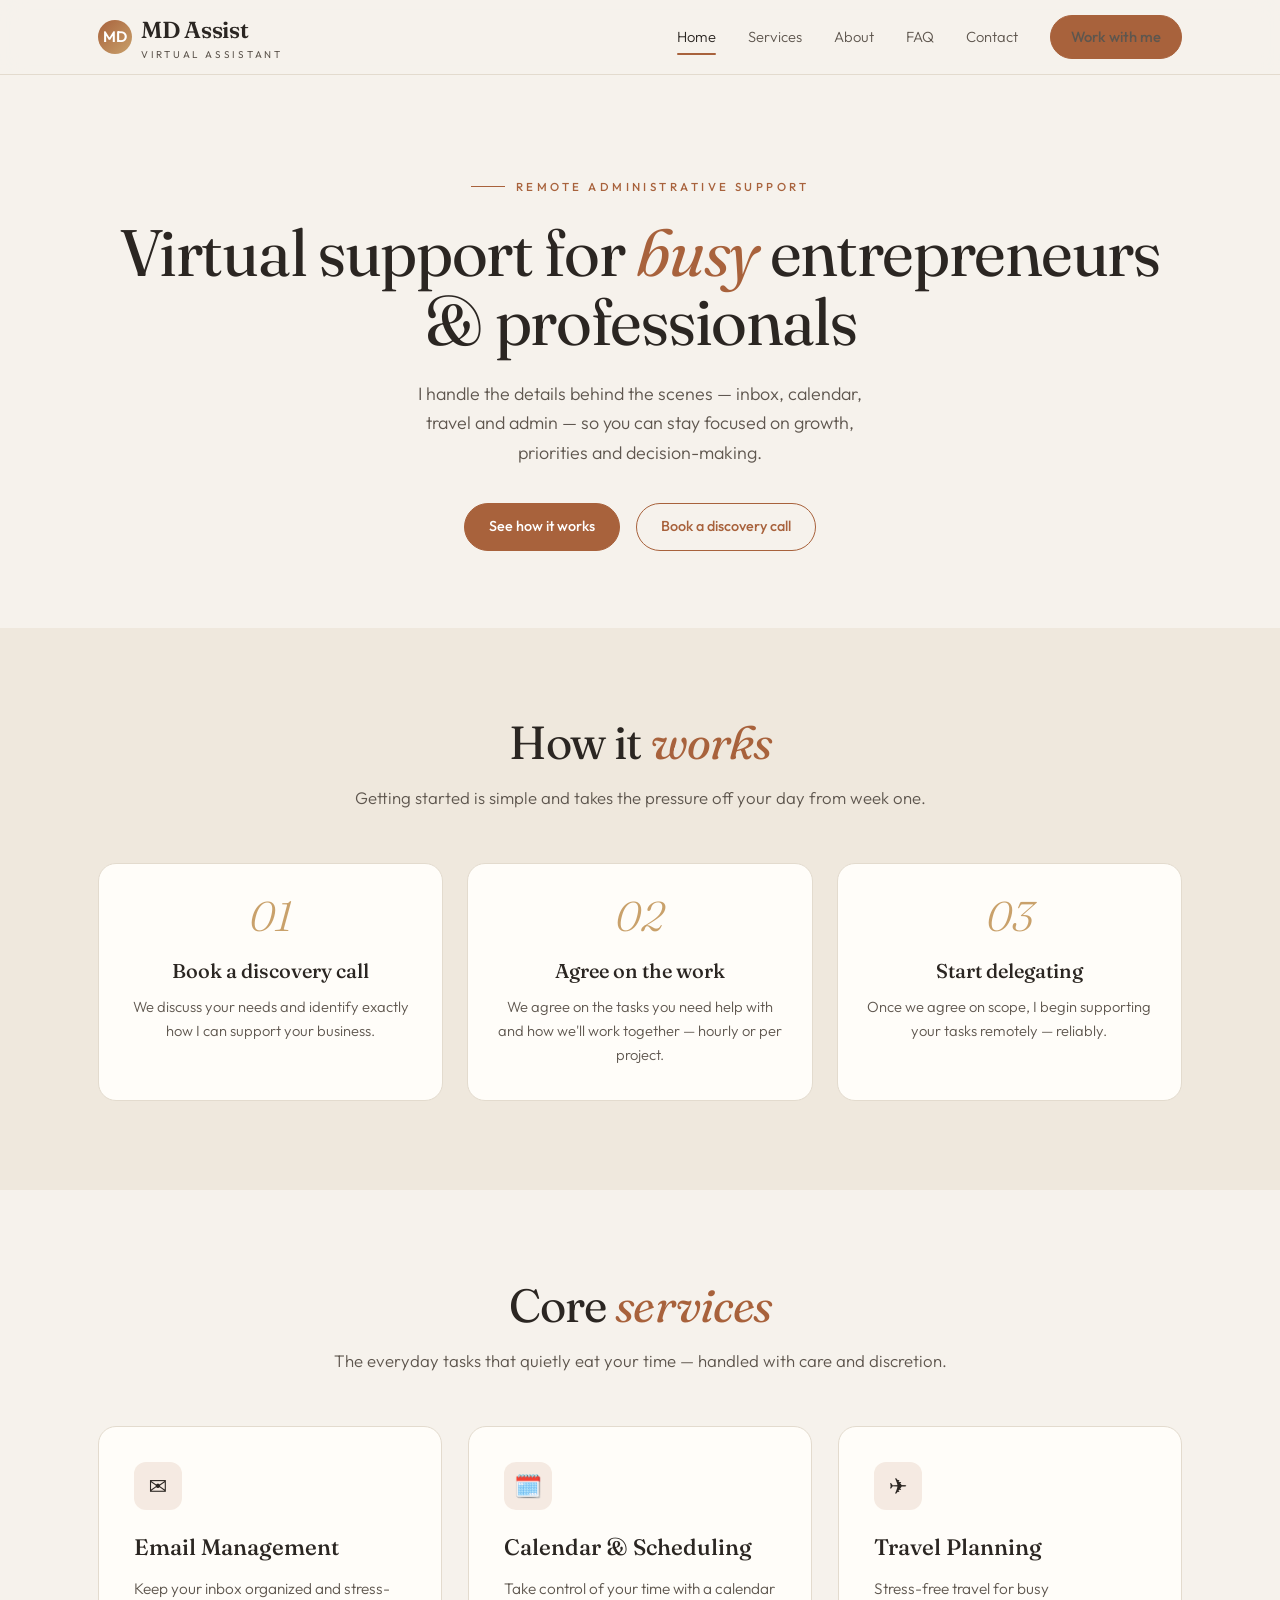
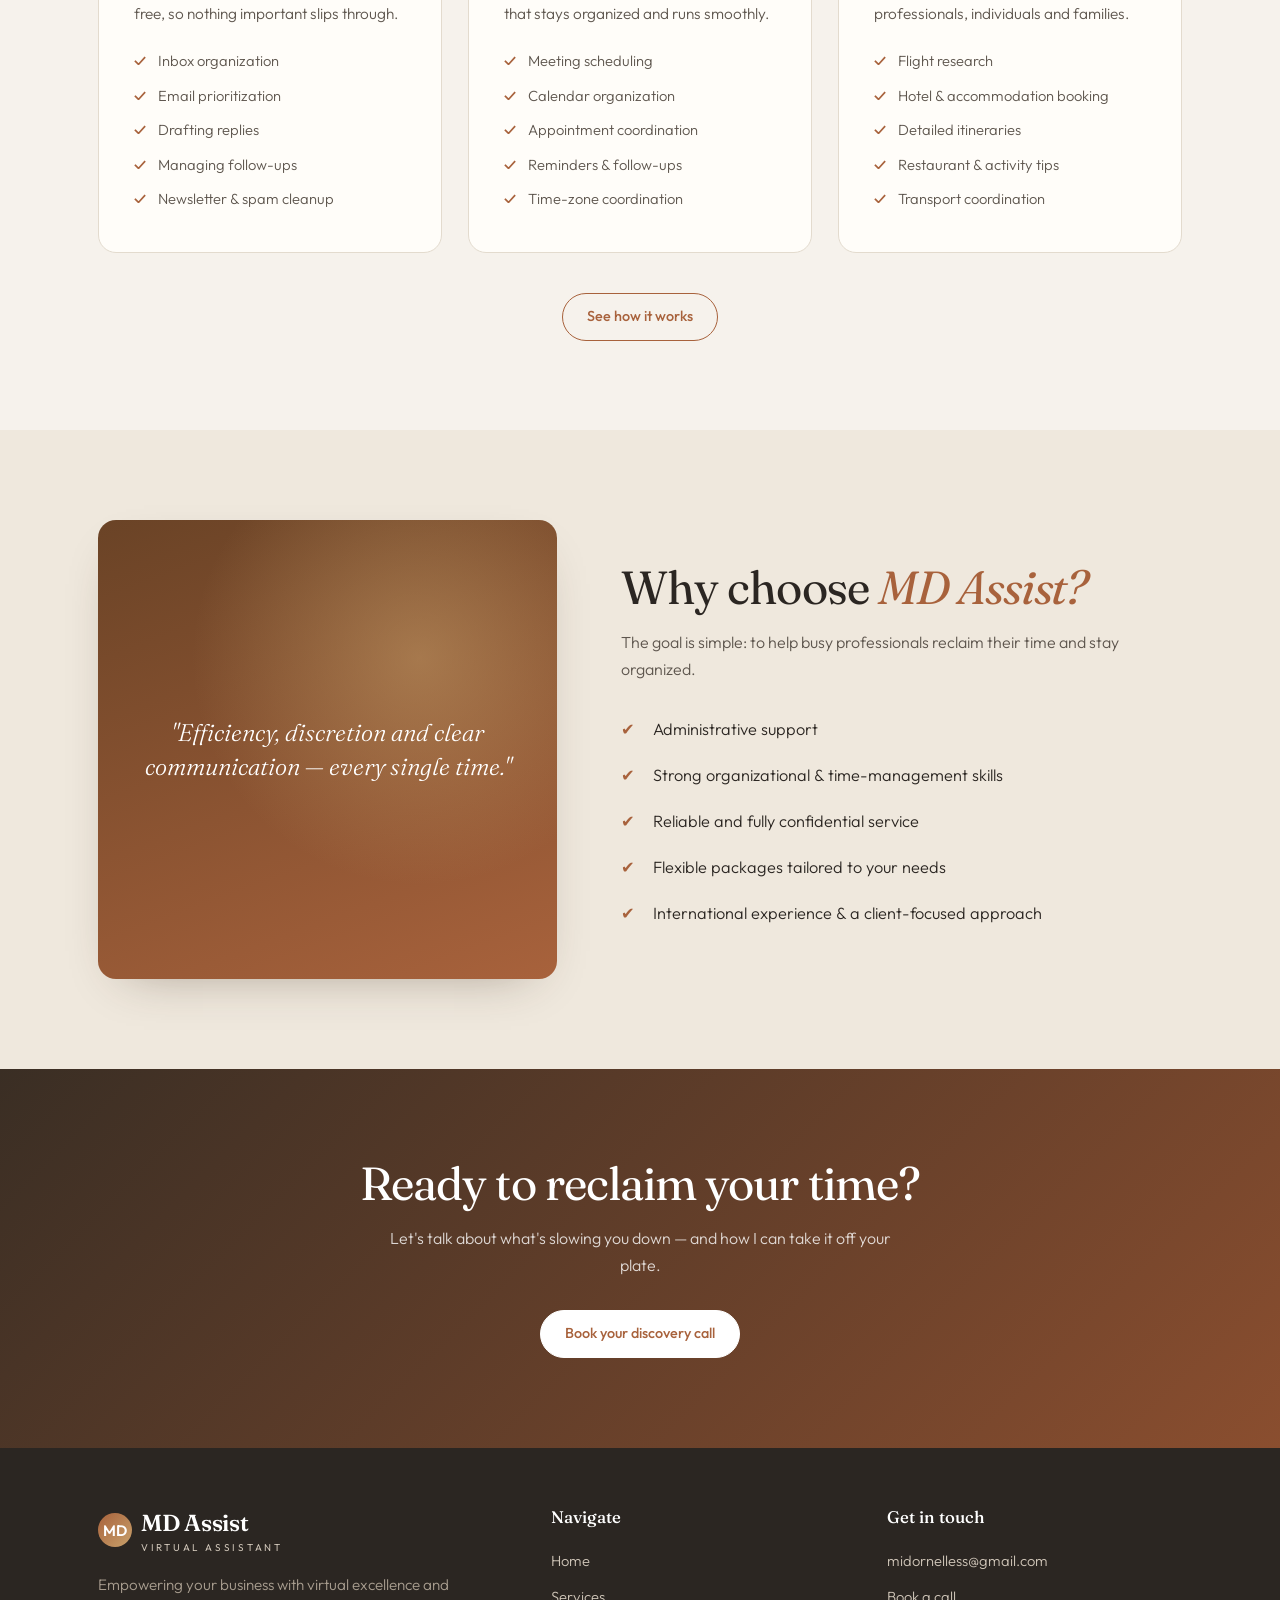
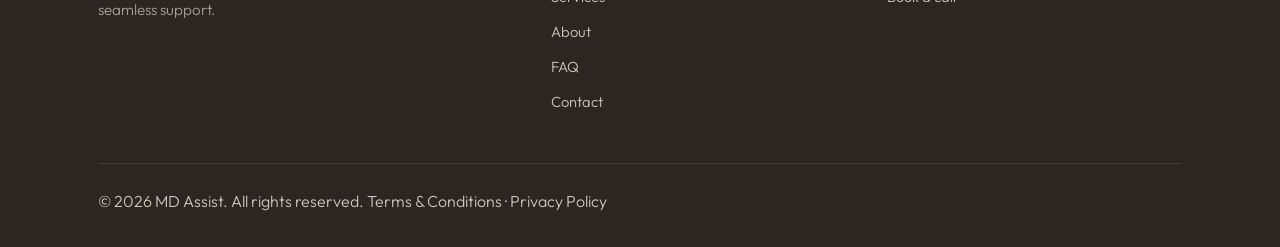
<file: index.html>
<!DOCTYPE html>
<html lang="en">
<head>
<meta charset="UTF-8">
<meta name="viewport" content="width=device-width, initial-scale=1">
<title> MD Assist — Virtual Assistant for Busy Professionals</title>
<meta name="description" content="Professional remote administrative support. Email and calendar management, travel planning, transcription and more — so you can focus on growth.">
<link rel="stylesheet" href="style.css">
</head>
<body>

<header class="site">
  <div class="wrap nav">
    <a href="index.html" class="brand">
      <span class="mark">MD</span>
      <span>MD Assist<small>Virtual Assistant</small></span>
    </a>
    <nav class="links">
      <a href="index.html" class="active">Home</a>
      <a href="services.html">Services</a>
      <a href="about.html">About</a>
      <a href="faq.html">FAQ</a>
      <a href="contact.html">Contact</a>
      <a href="contact.html" class="btn btn-solid">Work with me</a>
    </nav>
    <button class="burger" aria-label="Menu"><span></span><span></span><span></span></button>
  </div>
</header>

<!-- HERO -->
<section class="hero">
  <div class="wrap">
    <div class="reveal">
      <p class="eyebrow">Remote Administrative Support</p>
      <h1>Virtual support for <em>busy</em> entrepreneurs &amp; professionals</h1>
      <p class="lead">I handle the details behind the scenes — inbox, calendar, travel and admin — so you can stay focused on growth, priorities and decision-making.</p>
      <div class="hero-cta">
        <a href="services.html#how-it-works" class="btn btn-solid">See how it works</a>
        <a href="contact.html" class="btn btn-ghost">Book a discovery call</a>
      </div>
    </div>
  </div>
</section>

<!-- HOW IT WORKS -->
<section class="alt">
  <div class="wrap">
    <div class="sec-head center reveal">
      <h2>How it <em>works</em></h2>
      <p>Getting started is simple and takes the pressure off your day from week one.</p>
    </div>
    <div class="steps">
      <div class="step reveal"><div class="num">01</div><h3>Book a discovery call</h3><p>We discuss your needs and identify exactly how I can support your business.</p></div>
      <div class="step reveal"><div class="num">02</div><h3>Agree on the work</h3><p>We agree on the tasks you need help with and how we'll work together — hourly or per project.</p></div>
      <div class="step reveal"><div class="num">03</div><h3>Start delegating</h3><p>Once we agree on scope, I begin supporting your tasks remotely — reliably.</p></div>
    </div>
  </div>
</section>

<!-- SERVICES PREVIEW -->
<section>
  <div class="wrap">
    <div class="sec-head center reveal">
      <h2>Core <em>services</em></h2>
      <p>The everyday tasks that quietly eat your time — handled with care and discretion.</p>
    </div>
    <div class="svc-grid">
      <div class="svc reveal">
        <div class="ico">✉️</div>
        <h3>Email Management</h3>
        <p class="desc">Keep your inbox organized and stress-free, so nothing important slips through.</p>
        <ul><li>Inbox organization</li><li>Email prioritization</li><li>Drafting replies</li><li>Managing follow-ups</li><li>Newsletter &amp; spam cleanup</li></ul>
      </div>
      <div class="svc reveal">
        <div class="ico">🗓️</div>
        <h3>Calendar &amp; Scheduling</h3>
        <p class="desc">Take control of your time with a calendar that stays organized and runs smoothly.</p>
        <ul><li>Meeting scheduling</li><li>Calendar organization</li><li>Appointment coordination</li><li>Reminders &amp; follow-ups</li><li>Time-zone coordination</li></ul>
      </div>
      <div class="svc reveal">
        <div class="ico">✈️</div>
        <h3>Travel Planning</h3>
        <p class="desc">Stress-free travel for busy professionals, individuals and families.</p>
        <ul><li>Flight research</li><li>Hotel &amp; accommodation booking</li><li>Detailed itineraries</li><li>Restaurant &amp; activity tips</li><li>Transport coordination</li></ul>
      </div>
    </div>
    <div style="text-align:center;margin-top:2.5rem" class="reveal">
      <a href="services.html" class="btn btn-ghost">See how it works</a>
    </div>
  </div>
</section>

<!-- WHY CHOOSE -->
<section class="alt">
  <div class="wrap why-grid">
    <div class="why-visual reveal">
      <p class="quote">"Efficiency, discretion and clear communication — every single time."</p>
    </div>
    <div class="reveal">
      <h2>Why choose <em>MD Assist?</em></h2>
      <p style="color:var(--ink-soft)">The goal is simple: to help busy professionals reclaim their time and stay organized.</p>
      <ul class="checks">
        <li>Administrative support</li>
        <li>Strong organizational &amp; time-management skills</li>
        <li>Reliable and fully confidential service</li>
        <li>Flexible packages tailored to your needs</li>
        <li>International experience &amp; a client-focused approach</li>
      </ul>
    </div>
  </div>
</section>

<!-- CTA -->
<section class="cta-band">
  <div class="wrap reveal">
    <h2>Ready to reclaim your time?</h2>
    <p>Let's talk about what's slowing you down — and how I can take it off your plate.</p>
    <a href="contact.html" class="btn btn-solid">Book your discovery call</a>
  </div>
</section>

<footer class="site">
  <div class="wrap">
    <div class="foot-grid">
      <div>
        <div class="brand"><span class="mark">MD</span><span>MD Assist<small>Virtual Assistant</small></span></div>
        <p class="tag">Empowering your business with virtual excellence and seamless support.</p>
      </div>
      <div><h5>Navigate</h5><ul>
        <li><a href="index.html">Home</a></li>
        <li><a href="services.html">Services</a></li>
        <li><a href="about.html">About</a></li>
        <li><a href="faq.html">FAQ</a></li>
        <li><a href="contact.html">Contact</a></li>
      </ul></div>
      <div><h5>Get in touch</h5><ul>
        <li><a href="mailto:midornelless@gmail.com">midornelless@gmail.com</a></li>
        <li><a href="contact.html">Book a call</a></li>
      </ul></div>
    </div>
    <div class="foot-bottom"></div>
      <span>© 2026 MD Assist. All rights reserved.</span>
      <span>Terms &amp; Conditions · Privacy Policy</span>
    </div>
  </div>
</footer>

<script src="main.js"></script>
</body>
</html>
</file>
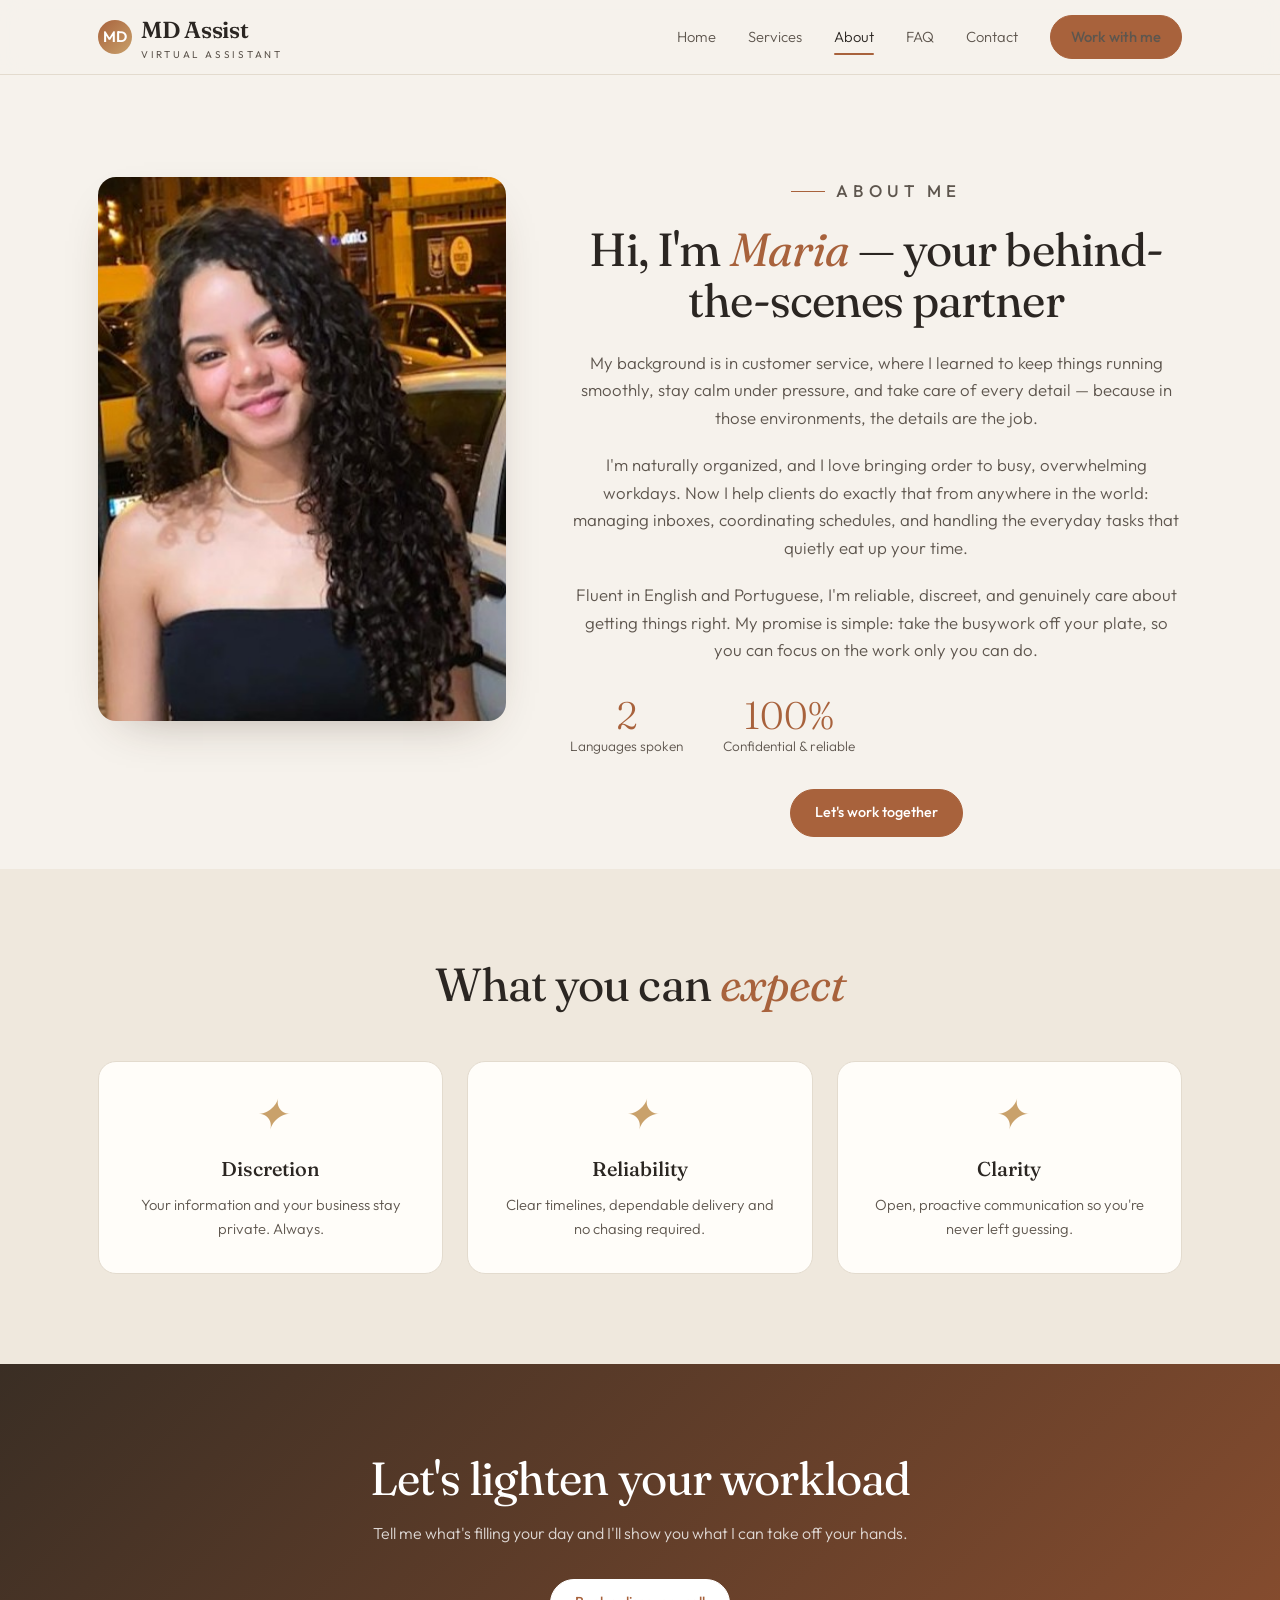
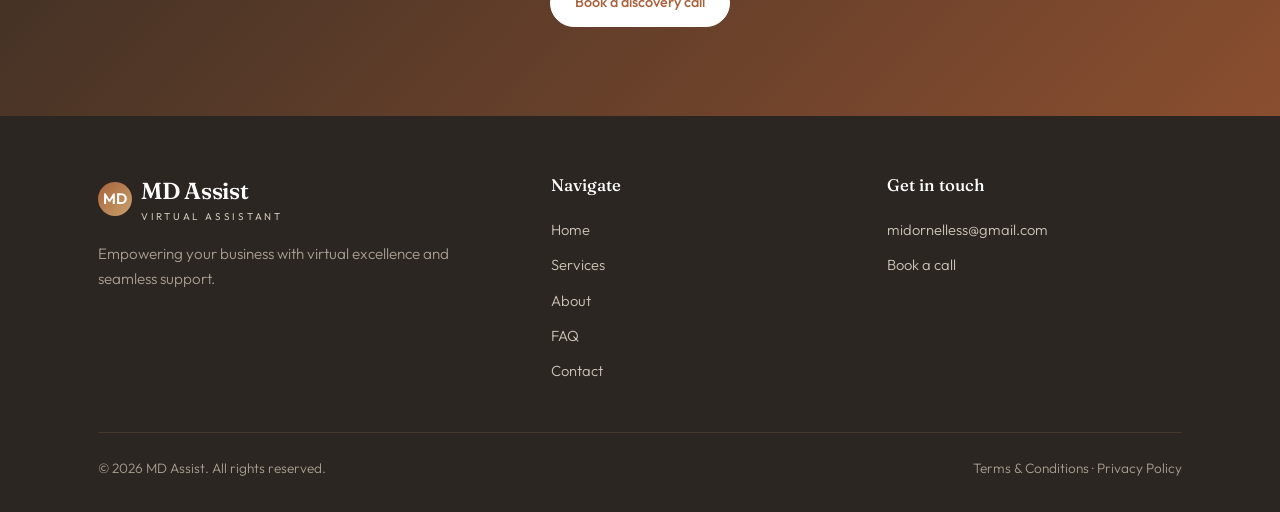
<file: about.html>
<!DOCTYPE html>
<html lang="en">
<head>
<meta charset="UTF-8">
<meta name="viewport" content="width=device-width, initial-scale=1">
<title>About — MD Assist</title>
<meta name="description" content="Meet the virtual assistant behind MD Assist — professional, detail-oriented administrative support with international experience.">
<link rel="stylesheet" href="style.css">
</head>
<body>

<header class="site">
  <div class="wrap nav">
    <a href="index.html" class="brand"><span class="mark">MD</span><span>MD Assist<small>Virtual Assistant</small></span></a>
    <nav class="links">
      <a href="index.html">Home</a>
      <a href="services.html">Services</a>
      <a href="about.html" class="active">About</a>
      <a href="faq.html">FAQ</a>
      <a href="contact.html">Contact</a>
      <a href="contact.html" class="btn btn-solid">Work with me</a>
    </nav>
    <button class="burger" aria-label="Menu"><span></span><span></span><span></span></button>
  </div>
</header>

<section class="hero" style="padding-bottom:2rem">
  <div class="wrap about-grid">
    <div class="about-visual reveal"><img src="maria.jpg.jpeg" alt="Maria" class="about-photo"></div>
    <div class="about-body reveal">
      <p class="eyebrow">About Me</p>
      <h2>Hi, I'm <em>Maria</em> — your behind-the-scenes partner</h2>
      <p>My background is in customer service, where I learned to keep things running smoothly, stay calm under pressure, and take care of every detail — because in those environments, the details are the job.</p>
      <p>I'm naturally organized, and I love bringing order to busy, overwhelming workdays. Now I help clients do exactly that from anywhere in the world: managing inboxes, coordinating schedules, and handling the everyday tasks that quietly eat up your time.
</p>
      <p>Fluent in English and Portuguese, I'm reliable, discreet, and genuinely care about getting things right.
My promise is simple: take the busywork off your plate, so you can focus on the work only you can do.</p>
      <div class="stats">
        <div class="stat"><div class="n">2</div><div class="l">Languages spoken</div></div>
        <div class="stat"><div class="n">100%</div><div class="l">Confidential &amp; reliable</div></div>
      </div>
      <a href="contact.html" class="btn btn-solid">Let's work together</a>
    </div>
  </div>
</section>

<section class="alt">
  <div class="wrap">
    <div class="sec-head center reveal"><h2>What you can <em>expect</em></h2></div>
    <div class="steps">
      <div class="step reveal"><div class="num">✦</div><h3>Discretion</h3><p>Your information and your business stay private. Always.</p></div>
      <div class="step reveal"><div class="num">✦</div><h3>Reliability</h3><p>Clear timelines, dependable delivery and no chasing required.</p></div>
      <div class="step reveal"><div class="num">✦</div><h3>Clarity</h3><p>Open, proactive communication so you're never left guessing.</p></div>
    </div>
  </div>
</section>

<section class="cta-band">
  <div class="wrap reveal">
    <h2>Let's lighten your workload</h2>
    <p>Tell me what's filling your day and I'll show you what I can take off your hands.</p>
    <a href="contact.html" class="btn btn-solid">Book a discovery call</a>
  </div>
</section>

<footer class="site">
  <div class="wrap">
    <div class="foot-grid">
      <div><div class="brand"><span class="mark">MD</span><span>MD Assist<small>Virtual Assistant</small></span></div><p class="tag">Empowering your business with virtual excellence and seamless support.</p></div>
      <div><h5>Navigate</h5><ul><li><a href="index.html">Home</a></li><li><a href="services.html">Services</a></li><li><a href="about.html">About</a></li><li><a href="faq.html">FAQ</a></li><li><a href="contact.html">Contact</a></li></ul></div>
      <div><h5>Get in touch</h5><ul><li><a href="mailto:midornelless@gmail.com">midornelless@gmail.com</a></li><li><a href="contact.html">Book a call</a></li></ul></div>
    </div>
    <div class="foot-bottom"><span>© 2026 MD Assist. All rights reserved.</span><span>Terms &amp; Conditions · Privacy Policy</span></div>
  </div>
</footer>

<script src="main.js"></script>
</body>
</html>
</file>
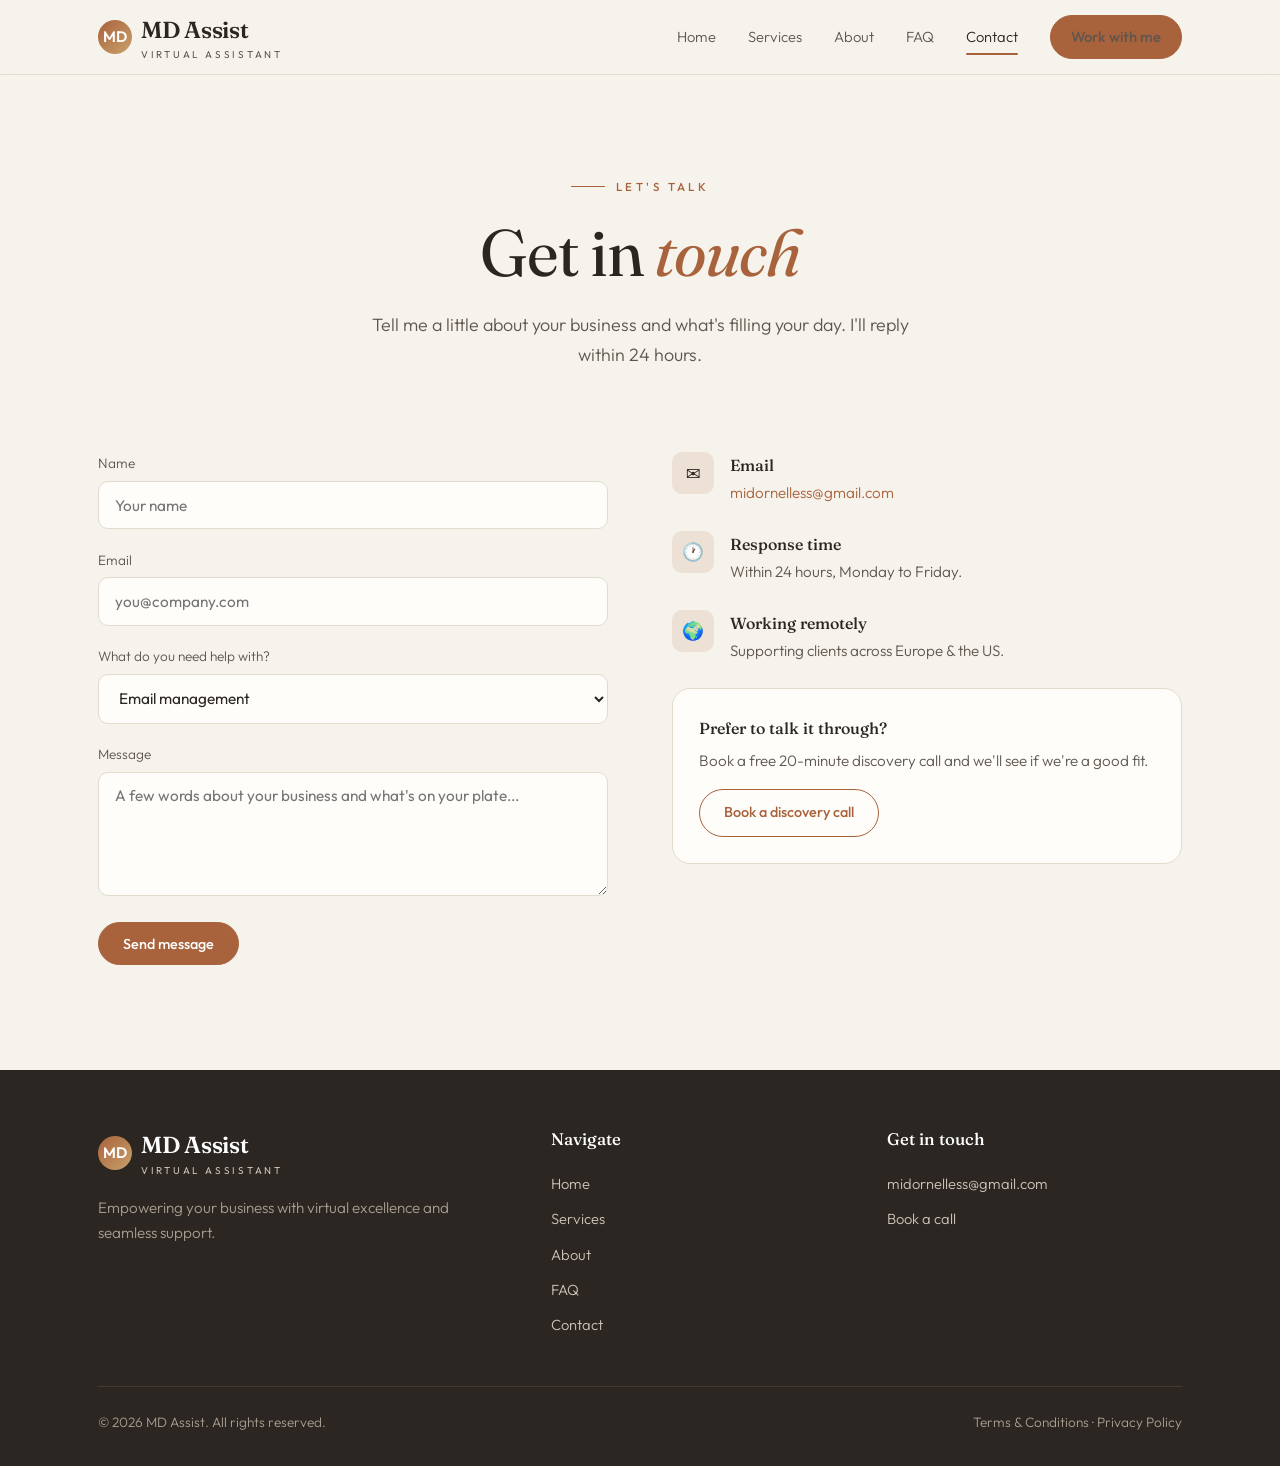
<file: contact.html>
<!DOCTYPE html>
<html lang="en">
<head>
<meta charset="UTF-8">
<meta name="viewport" content="width=device-width, initial-scale=1">
<title>Contact — MD Assist</title>
<meta name="description" content="Get in touch with MD Assist to book a free discovery call and start delegating your administrative tasks.">
<link rel="stylesheet" href="style.css">
</head>
<body>

<header class="site">
  <div class="wrap nav">
    <a href="index.html" class="brand"><span class="mark">MD</span><span>MD Assist<small>Virtual Assistant</small></span></a>
    <nav class="links">
      <a href="index.html">Home</a>
      <a href="services.html">Services</a>
      <a href="about.html">About</a>
      <a href="faq.html">FAQ</a>
      <a href="contact.html" class="active">Contact</a>
      <a href="contact.html" class="btn btn-solid">Work with me</a>
    </nav>
    <button class="burger" aria-label="Menu"><span></span><span></span><span></span></button>
  </div>
</header>

<section class="hero" style="padding-bottom:2rem">
  <div class="wrap reveal" style="max-width:46rem">
    <p class="eyebrow">Let's Talk</p>
    <h1>Get in <em>touch</em></h1>
    <p class="lead" style="max-width:36rem">Tell me a little about your business and what's filling your day. I'll reply within 24 hours.</p>
  </div>
</section>

<section style="padding-top:1rem">
  <div class="wrap contact-grid">
    <div class="reveal">
      <form id="contactForm" action="https://formspree.io/f/xqeoaplg" method="POST">
        <input type="hidden" name="_subject" value="New contact from MD Assist website">
        <div class="field"><label for="name">Name</label><input id="name" name="name" type="text" required placeholder="Your name"></div>
        <div class="field"><label for="email">Email</label><input id="email" name="email" type="email" required placeholder="you@company.com"></div>
        <div class="field"><label for="service">What do you need help with?</label>
          <select id="service" name="help-topic">
            <option>Email management</option>
            <option>Calendar &amp; scheduling</option>
            <option>Travel planning</option>
            <option>Content Writing</option>
            <option>Social Media Management</option>
            <option>Data Entry & Research</option>
            <option>Something else</option>
          </select>
        </div>
        <div class="field"><label for="msg">Message</label><textarea id="msg" name="message" rows="5" required placeholder="A few words about your business and what's on your plate..."></textarea></div>
        <button type="submit" class="btn btn-solid">Send message</button>
        <p id="formMsg" style="margin-top:1rem;color:var(--accent);font-size:.95rem"></p>
      </form>
    </div>
    <div class="contact-info reveal">
      <div class="item"><div class="ico">✉️</div><div><h4>Email</h4><p><a href="mailto:midornelless@gmail.com" style="color:var(--accent)">midornelless@gmail.com</a></p></div></div>
      <div class="item"><div class="ico">🕐</div><div><h4>Response time</h4><p>Within 24 hours, Monday to Friday.</p></div></div>
      <div class="item"><div class="ico">🌍</div><div><h4>Working remotely</h4><p>Supporting clients across Europe &amp; the US.</p></div></div>
      <div style="margin-top:1rem;padding:1.6rem;background:var(--bg-card);border:1px solid var(--line);border-radius:var(--radius)">
        <h4 style="font-family:var(--display);font-weight:500;margin-bottom:.4rem">Prefer to talk it through?</h4>
        <p style="color:var(--ink-soft);font-size:.95rem;margin-bottom:1rem">Book a free 20-minute discovery call and we'll see if we're a good fit.</p>
        <a href="mailto:midornelless@gmail.com?subject=Discovery%20Call" class="btn btn-ghost">Book a discovery call</a>
      </div>
    </div>
  </div>
</section>

<footer class="site">
  <div class="wrap">
    <div class="foot-grid">
      <div><div class="brand"><span class="mark">MD</span><span>MD Assist<small>Virtual Assistant</small></span></div><p class="tag">Empowering your business with virtual excellence and seamless support.</p></div>
      <div><h5>Navigate</h5><ul><li><a href="index.html">Home</a></li><li><a href="services.html">Services</a></li><li><a href="about.html">About</a></li><li><a href="faq.html">FAQ</a></li><li><a href="contact.html">Contact</a></li></ul></div>
      <div><h5>Get in touch</h5><ul><li><a href="mailto:midornelless@gmail.com">midornelless@gmail.com</a></li><li><a href="contact.html">Book a call</a></li></ul></div>
    </div>
    <div class="foot-bottom"><span>© 2026 MD Assist. All rights reserved.</span><span>Terms &amp; Conditions · Privacy Policy</span></div>
  </div>
</footer>

<script src="main.js"></script>
</body>
</html>
</file>
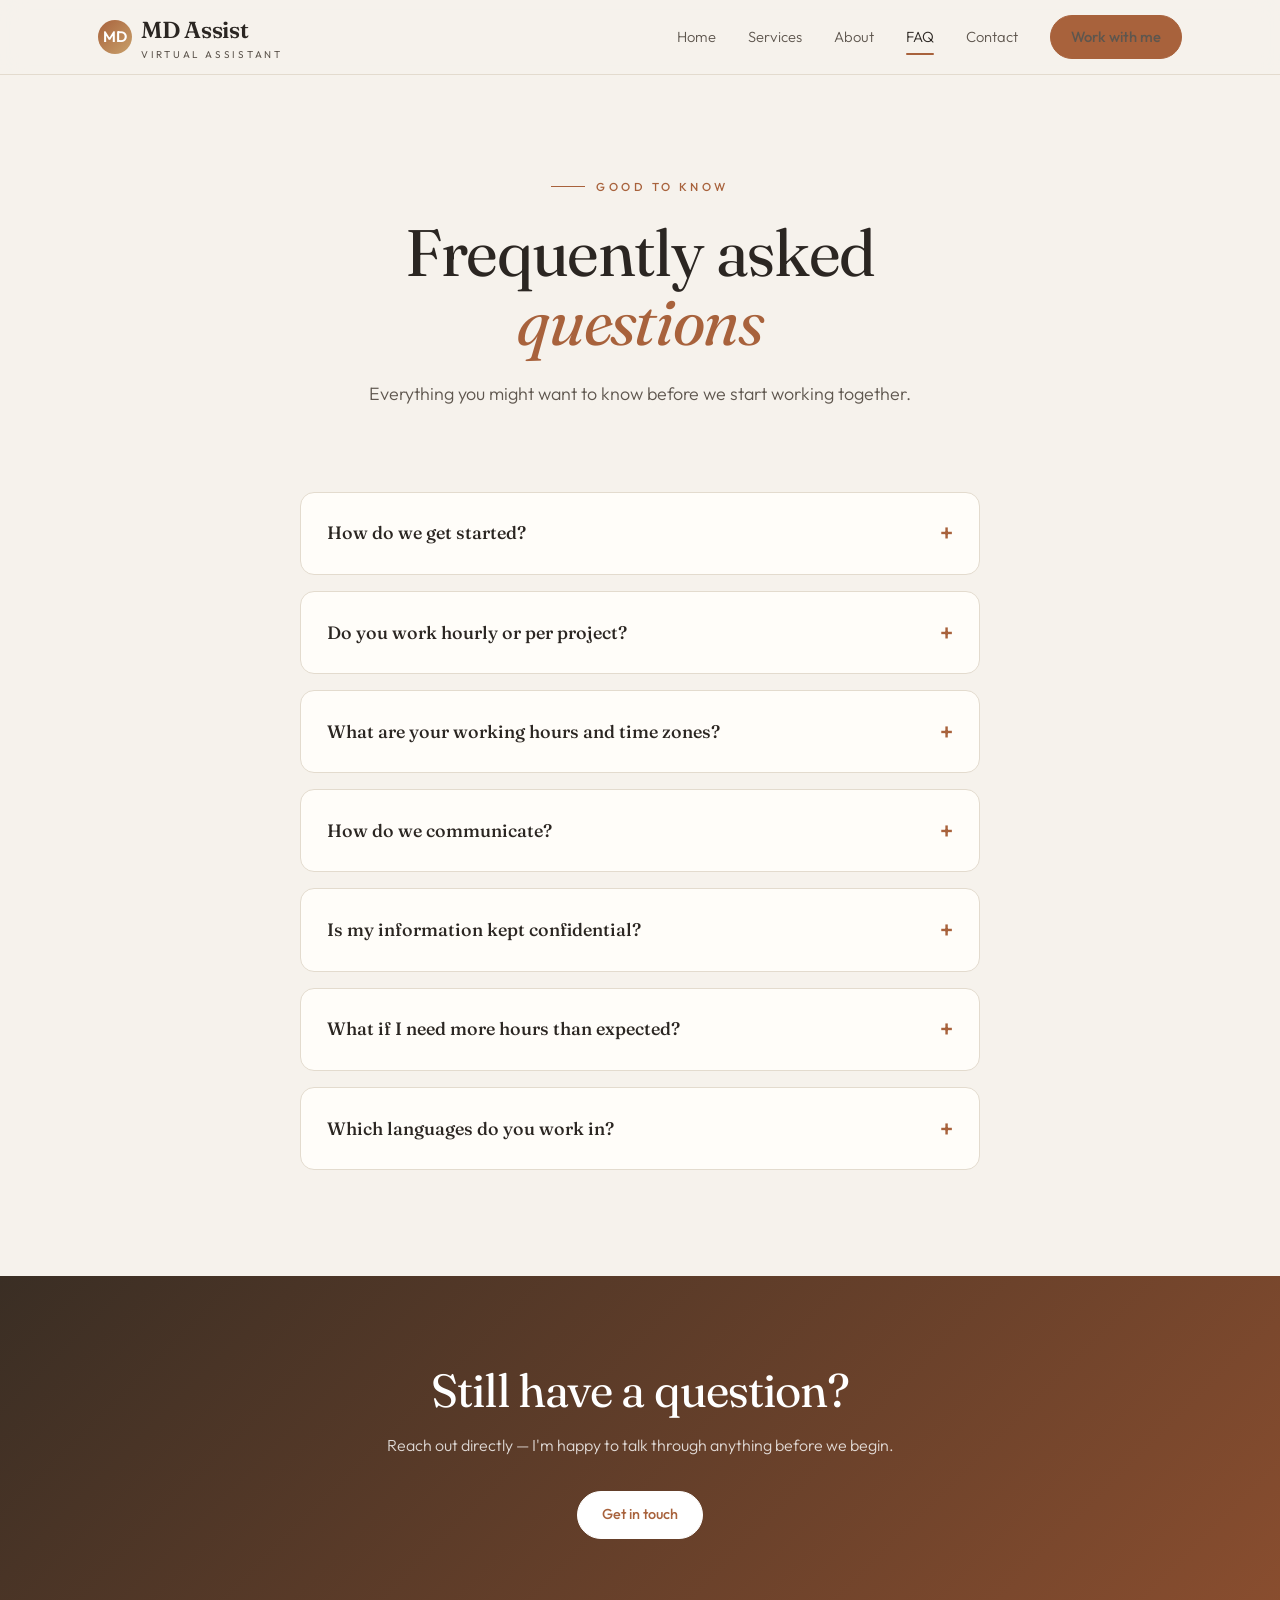
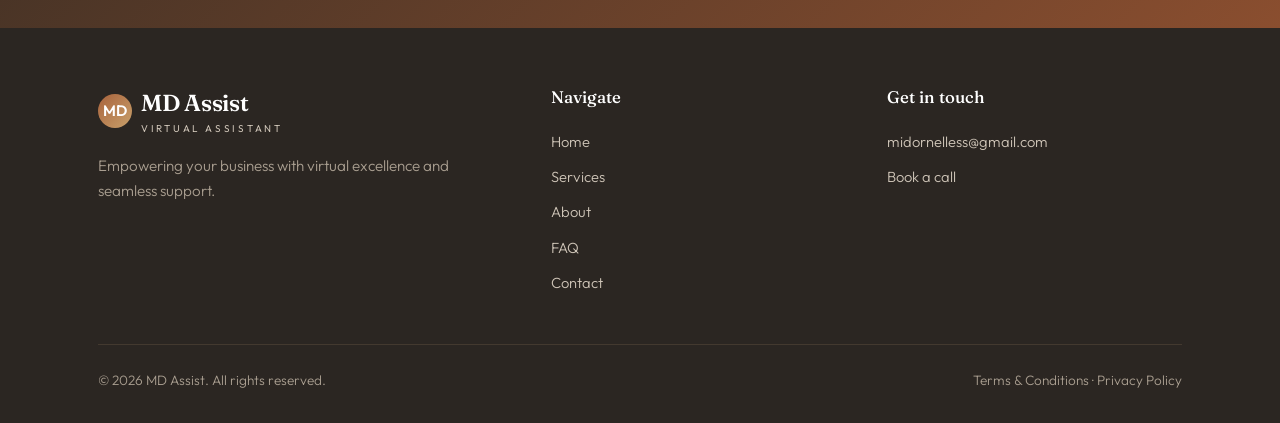
<file: faq.html>
<!DOCTYPE html>
<html lang="en">
<head>
<meta charset="UTF-8">
<meta name="viewport" content="width=device-width, initial-scale=1">
<title>FAQ — MD Assist</title>
<meta name="description" content="Frequently asked questions about working with a virtual assistant: pricing, hours, communication, confidentiality and getting started.">
<link rel="stylesheet" href="style.css">
</head>
<body>

<header class="site">
  <div class="wrap nav">
    <a href="index.html" class="brand"><span class="mark">MD</span><span>MD Assist<small>Virtual Assistant</small></span></a>
    <nav class="links">
      <a href="index.html">Home</a>
      <a href="services.html">Services</a>
      <a href="about.html">About</a>
      <a href="faq.html" class="active">FAQ</a>
      <a href="contact.html">Contact</a>
      <a href="contact.html" class="btn btn-solid">Work with me</a>
    </nav>
    <button class="burger" aria-label="Menu"><span></span><span></span><span></span></button>
  </div>
</header>

<section class="hero" style="padding-bottom:2rem">
  <div class="wrap reveal" style="max-width:46rem">
    <p class="eyebrow">Good to Know</p>
    <h1>Frequently asked <em>questions</em></h1>
    <p class="lead" style="max-width:36rem">Everything you might want to know before we start working together.</p>
  </div>
</section>

<section style="padding-top:1rem">
  <div class="wrap faq">
    <details class="qa reveal"><summary>How do we get started?</summary><div class="body">We begin with a quick chat about what you need. From there, we agree on the scope of work and I start supporting your tasks remotely — usually within a few days.</div></details>
    <details class="qa reveal"><summary>Do you work hourly or per project?</summary><div class="body">Both. Hourly support works well for ongoing tasks, while per-project rates suit one-off work like a research batch or a content project. We'll choose whatever fits your workload best.</div></details>
    <details class="qa reveal"><summary>What are your working hours and time zones?</summary><div class="body">I work flexibly across European and US-friendly hours and coordinate around your time zone. We'll agree on response times and availability up front, so expectations are always clear.</div></details>
    <details class="qa reveal"><summary>How do we communicate?</summary><div class="body">Whatever works best for you — email, a shared task tool, or scheduled check-in calls. I keep communication proactive and clear, so you're never left wondering about the status of a task.</div></details>
    <details class="qa reveal"><summary>Is my information kept confidential?</summary><div class="body">Absolutely. Discretion and confidentiality are central to how I work. Any access I'm given to your accounts or information is handled with care, and I'm always happy to sign an NDA.</div></details>
    <details class="qa reveal"><summary>What if I need more hours than expected?</summary><div class="body">No problem — we can simply add more hours as needed. You'll always be kept informed before any extra time is used, so there are never surprises.</div></details>
    <details class="qa reveal"><summary>Which languages do you work in?</summary><div class="body">I work in English and Portuguese, and handle all administrative communication in English.</div></details>
  </div>
</section>

<section class="cta-band">
  <div class="wrap reveal">
    <h2>Still have a question?</h2>
    <p>Reach out directly — I'm happy to talk through anything before we begin.</p>
    <a href="contact.html" class="btn btn-solid">Get in touch</a>
  </div>
</section>

<footer class="site">
  <div class="wrap">
    <div class="foot-grid">
      <div><div class="brand"><span class="mark">MD</span><span>MD Assist<small>Virtual Assistant</small></span></div><p class="tag">Empowering your business with virtual excellence and seamless support.</p></div>
      <div><h5>Navigate</h5><ul><li><a href="index.html">Home</a></li><li><a href="services.html">Services</a></li><li><a href="about.html">About</a></li><li><a href="faq.html">FAQ</a></li><li><a href="contact.html">Contact</a></li></ul></div>
      <div><h5>Get in touch</h5><ul><li><a href="mailto:midornelless@gmail.com">midornelless@gmail.com</a></li><li><a href="contact.html">Book a call</a></li></ul></div>
    </div>
    <div class="foot-bottom"><span>© 2026 MD Assist. All rights reserved.</span><span>Terms &amp; Conditions · Privacy Policy</span></div>
  </div>
</footer>

<script src="main.js"></script>
</body>
</html>
</file>
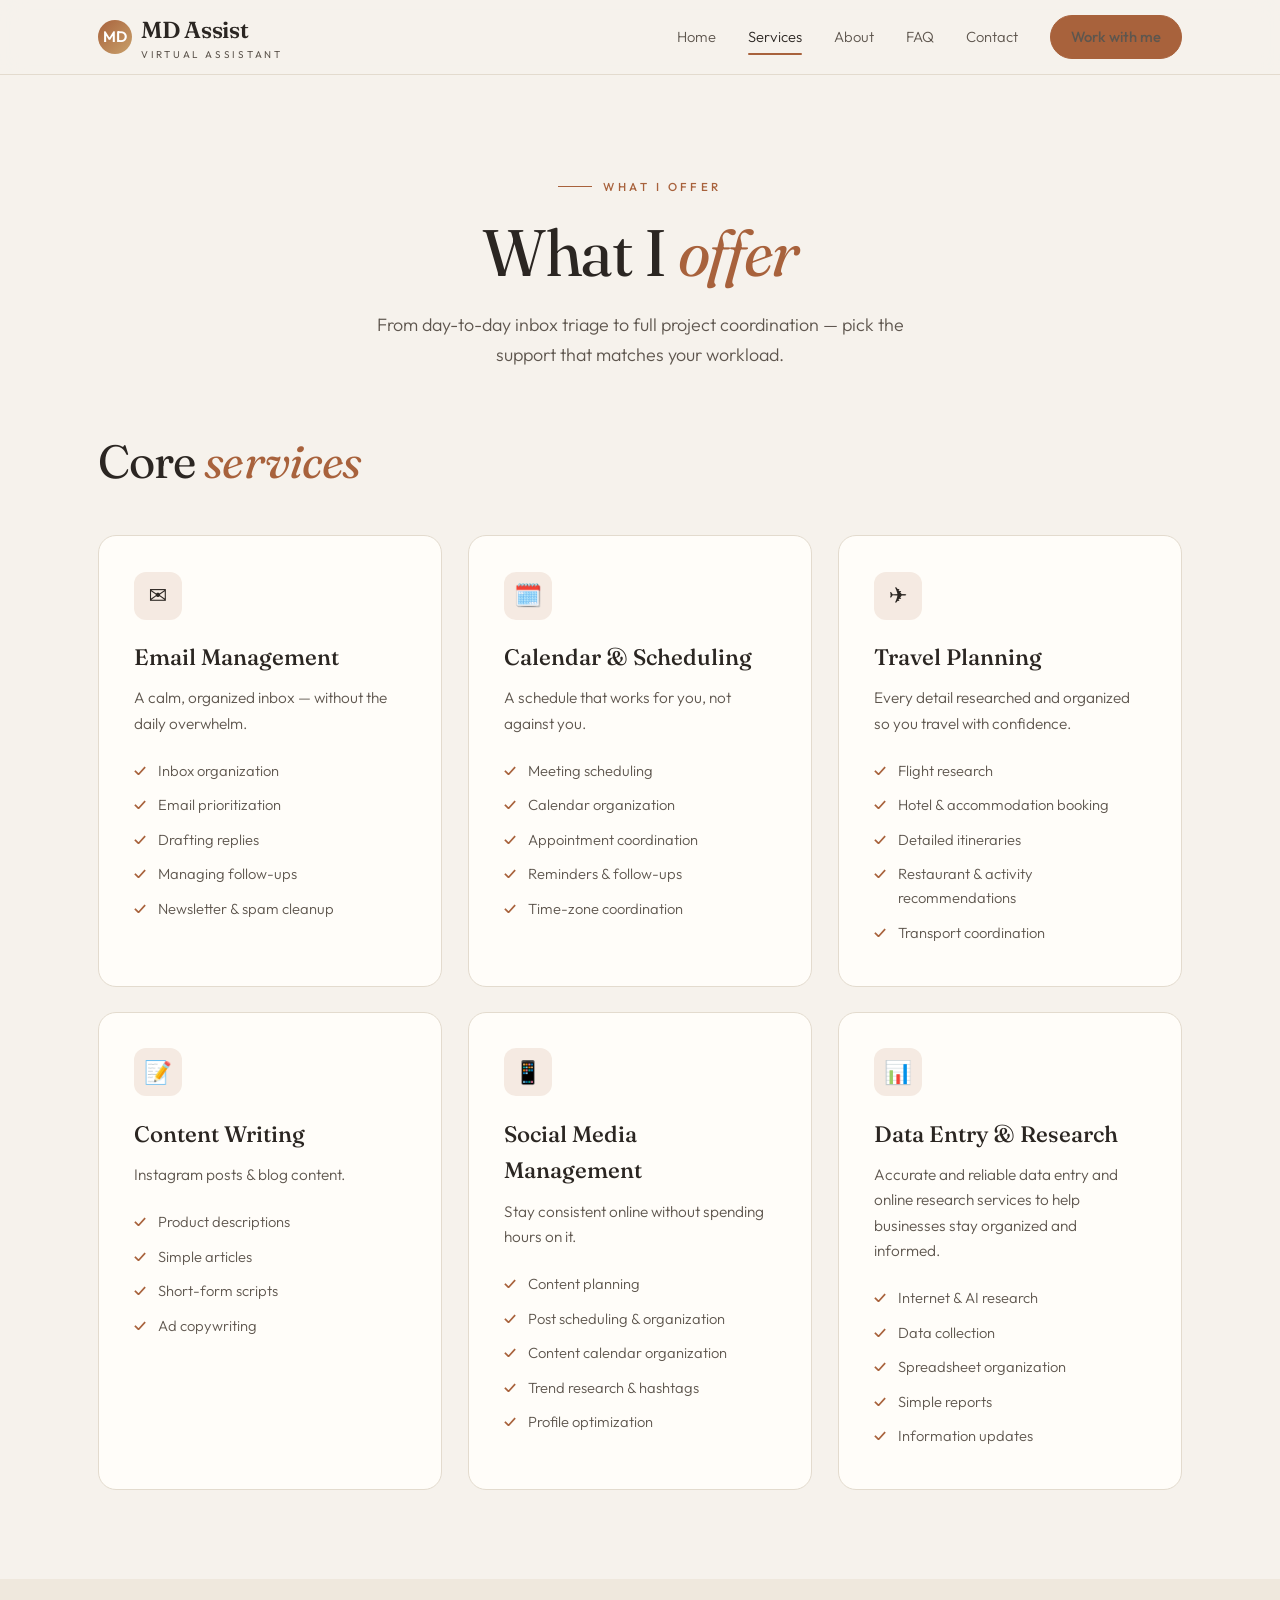
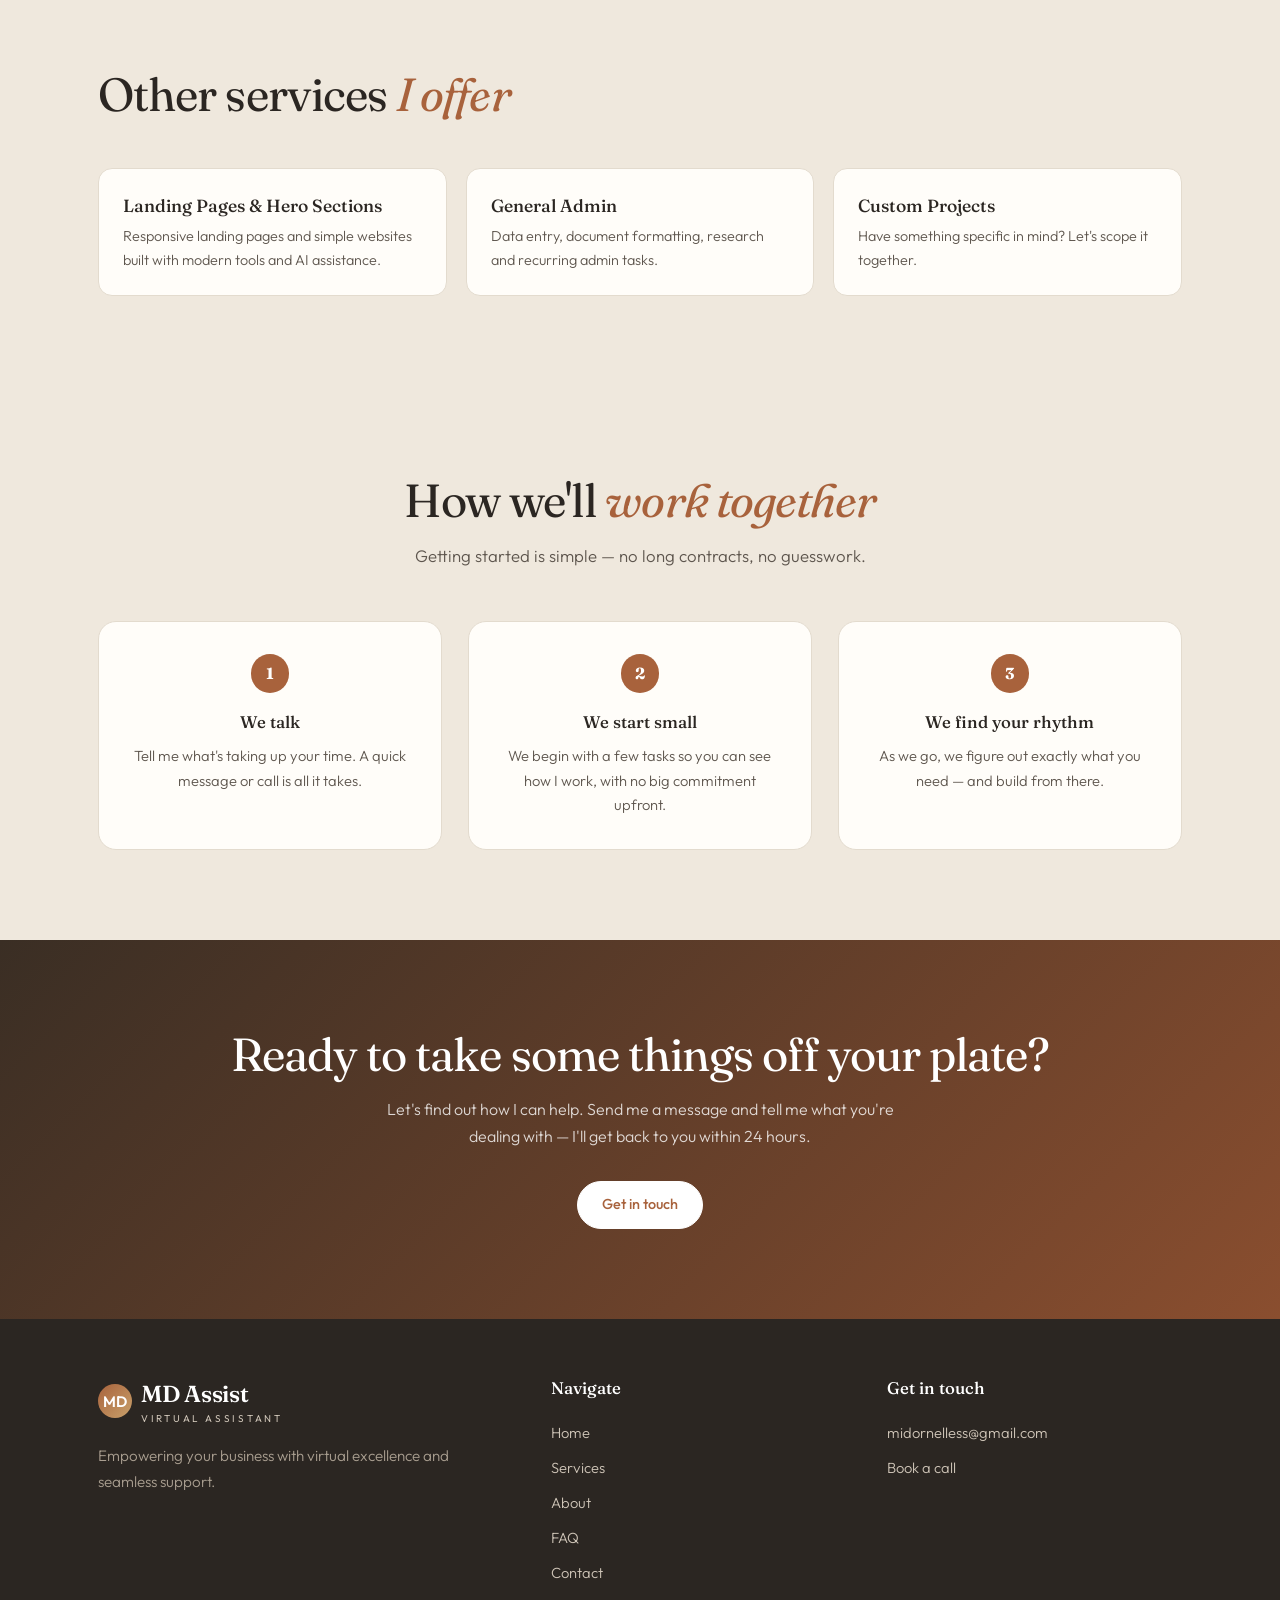
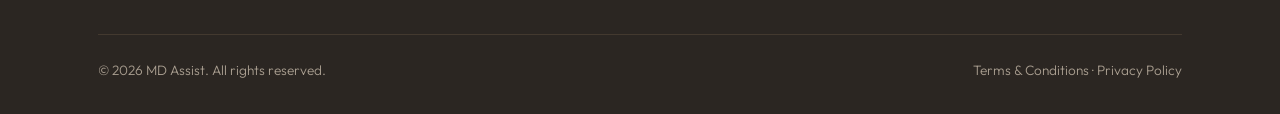
<file: services.html>
<!DOCTYPE html>
<html lang="en">
<head>
<meta charset="UTF-8">
<meta name="viewport" content="width=device-width, initial-scale=1">
<title>Services — MD Assist</title>
<meta name="description" content="Virtual assistant services and pricing packages: email, calendar, travel, transcription, social media and administrative support.">
<link rel="stylesheet" href="style.css">
</head>
<body>

<header class="site">
  <div class="wrap nav">
    <a href="index.html" class="brand"><span class="mark">MD</span><span>MD Assist<small>Virtual Assistant</small></span></a>
    <nav class="links">
      <a href="index.html">Home</a>
      <a href="services.html" class="active">Services</a>
      <a href="about.html">About</a>
      <a href="faq.html">FAQ</a>
      <a href="contact.html">Contact</a>
      <a href="contact.html" class="btn btn-solid">Work with me</a>
    </nav>
    <button class="burger" aria-label="Menu"><span></span><span></span><span></span></button>
  </div>
</header>

<section class="hero" style="padding-bottom:1rem">
  <div class="wrap reveal" style="max-width:46rem">
    <p class="eyebrow">What I Offer</p>
    <h1>What I <em>offer</em></h1>
    <p class="lead" style="max-width:36rem">From day-to-day inbox triage to full project coordination — pick the support that matches your workload.</p>
  </div>
</section>

<!-- CORE SERVICES -->
<section style="padding-top:1rem">
  <div class="wrap">
    <div class="sec-head reveal"><h2>Core <em>services</em></h2></div>
    <div class="svc-grid">
      <div class="svc reveal"><div class="ico">✉️</div><h3>Email Management</h3><p class="desc">A calm, organized inbox — without the daily overwhelm.</p><ul><li>Inbox organization</li><li>Email prioritization</li><li>Drafting replies</li><li>Managing follow-ups</li><li>Newsletter &amp; spam cleanup</li></ul></div>
      <div class="svc reveal"><div class="ico">🗓️</div><h3>Calendar &amp; Scheduling</h3><p class="desc">A schedule that works for you, not against you.</p><ul><li>Meeting scheduling</li><li>Calendar organization</li><li>Appointment coordination</li><li>Reminders &amp; follow-ups</li><li>Time-zone coordination</li></ul></div>
      <div class="svc reveal"><div class="ico">✈️</div><h3>Travel Planning</h3><p class="desc">Every detail researched and organized so you travel with confidence.</p><ul><li>Flight research</li><li>Hotel &amp; accommodation booking</li><li>Detailed itineraries</li><li>Restaurant &amp; activity recommendations</li><li>Transport coordination</li></ul></div>
      <div class="svc reveal"><div class="ico">📝</div><h3>Content Writing</h3><p class="desc">Instagram posts &amp; blog content.</p><ul><li>Product descriptions</li><li>Simple articles</li><li>Short-form scripts</li><li>Ad copywriting</li></ul></div>
      <div class="svc reveal"><div class="ico">📱</div><h3>Social Media Management</h3><p class="desc">Stay consistent online without spending hours on it.</p><ul><li>Content planning</li><li>Post scheduling &amp; organization</li><li>Content calendar organization</li><li>Trend research &amp; hashtags</li><li>Profile optimization</li></ul></div>
      <div class="svc reveal"><div class="ico">📊</div><h3>Data Entry & Research</h3><p class="desc">Accurate and reliable data entry and online research services to help businesses stay organized and informed.</p><ul><li>Internet  &amp; AI research</li><li>Data collection</li><li>Spreadsheet organization</li><li>Simple reports</li><li>Information updates</li></ul></div>
    </div>
  </div>
</section>

<!-- OTHER SERVICES -->
<section class="alt">
  <div class="wrap">
    <div class="sec-head reveal"><h2>Other services <em>I offer</em></h2></div>
    <div class="mini-grid">
      <div class="mini reveal"><h4>Landing Pages & Hero Sections</h4><p>Responsive landing pages and simple websites built with modern tools and AI assistance.</p></div>
      <div class="mini reveal"><h4>General Admin</h4><p>Data entry, document formatting, research and recurring admin tasks.</p></div>
      <div class="mini reveal"><h4>Custom Projects</h4><p>Have something specific in mind? Let's scope it together.</p></div>
    </div>
  </div>
</section>

<!-- HOW IT WORKS -->
<section class="alt" id="how-it-works">
  <div class="wrap">
    <div class="sec-head center reveal">
      <h2>How we'll <em>work together</em></h2>
      <p>Getting started is simple — no long contracts, no guesswork.</p>
    </div>
    <div class="steps-grid">
      <div class="step reveal">
        <div class="step-num">1</div>
        <h4>We talk</h4>
        <p>Tell me what's taking up your time. A quick message or call is all it takes.</p>
      </div>
      <div class="step reveal">
        <div class="step-num">2</div>
        <h4>We start small</h4>
        <p>We begin with a few tasks so you can see how I work, with no big commitment upfront.</p>
      </div>
      <div class="step reveal">
        <div class="step-num">3</div>
        <h4>We find your rhythm</h4>
        <p>As we go, we figure out exactly what you need — and build from there.</p>
      </div>
    </div>
  </div>
</section>

<!-- CTA BAND -->
<section class="cta-band">
  <div class="wrap reveal">
    <h2>Ready to take some things off your plate?</h2>
    <p>Let's find out how I can help. Send me a message and tell me what you're dealing with — I'll get back to you within 24 hours.</p>
    <a href="contact.html" class="btn btn-solid">Get in touch</a>
  </div>
</section>

<footer class="site">
  <div class="wrap">
    <div class="foot-grid">
      <div><div class="brand"><span class="mark">MD</span><span>MD Assist<small>Virtual Assistant</small></span></div><p class="tag">Empowering your business with virtual excellence and seamless support.</p></div>
      <div><h5>Navigate</h5><ul><li><a href="index.html">Home</a></li><li><a href="services.html">Services</a></li><li><a href="about.html">About</a></li><li><a href="faq.html">FAQ</a></li><li><a href="contact.html">Contact</a></li></ul></div>
      <div><h5>Get in touch</h5><ul><li><a href="mailto:midornelless@gmail.com">midornelless@gmail.com</a></li><li><a href="contact.html">Book a call</a></li></ul></div>
    </div>
    <div class="foot-bottom"><span>© 2026 MD Assist. All rights reserved.</span><span>Terms &amp; Conditions · Privacy Policy</span></div>
  </div>
</footer>

<script src="main.js"></script>
</body>
</html>
</file>
<file: style.css>
/* ===== Fonts ===== */
@import url('https://fonts.googleapis.com/css2?family=Fraunces:ital,opsz,wght@0,9..144,300..700;1,9..144,300..600&family=Outfit:wght@300;400;500;600&display=swap');

/* ===== Tokens ===== */
:root{
  --bg:#f6f2ec;
  --bg-card:#fffdf9;
  --ink:#2b2622;
  --ink-soft:#5e564e;
  --line:#e3dbce;
  --accent:#a8623c;       /* terracotta */
  --accent-deep:#8a4e2f;
  --gold:#c9a16b;
  --shadow:0 18px 50px -28px rgba(60,40,25,.45);
  --radius:18px;
  --display:'Fraunces',Georgia,serif;
  --body:'Outfit',system-ui,sans-serif;
  --maxw:1140px;
}

*{box-sizing:border-box;margin:0;padding:0}
html{scroll-behavior:smooth}
body{
  font-family:var(--body);
  background:var(--bg);
  color:var(--ink);
  line-height:1.65;
  font-weight:300;
  -webkit-font-smoothing:antialiased;
  overflow-x:hidden;
}
img{max-width:100%;display:block}
a{color:inherit;text-decoration:none}

.wrap{max-width:var(--maxw);margin:0 auto;padding:0 28px}

/* ===== Header ===== */
header.site{
  position:sticky;top:0;z-index:50;
  background:rgba(246,242,236,.82);
  backdrop-filter:blur(12px);
  border-bottom:1px solid var(--line);
}
.nav{
  display:flex;align-items:center;justify-content:space-between;
  height:74px;
}
.brand{
  font-family:var(--display);
  font-weight:600;
  font-size:1.45rem;
  letter-spacing:-.01em;
  display:flex;align-items:center;gap:.55rem;
}
.brand .mark{
  width:34px;height:34px;border-radius:50%;
  background:linear-gradient(135deg,var(--accent),var(--gold));
  display:grid;place-items:center;color:#fff;font-size:.95rem;font-weight:600;
  font-family:var(--body);
}
.brand small{display:block;font-family:var(--body);font-size:.62rem;letter-spacing:.28em;
  text-transform:uppercase;color:var(--ink-soft);font-weight:400;margin-top:-2px}
nav.links{display:flex;gap:2rem;align-items:center}
nav.links a{
  font-size:.92rem;color:var(--ink-soft);position:relative;padding:4px 0;
  transition:color .25s;
}
nav.links a:hover,nav.links a.active{color:var(--ink)}
nav.links a.active::after{
  content:"";position:absolute;left:0;bottom:-2px;width:100%;height:2px;
  background:var(--accent);border-radius:2px;
}
.btn{
  display:inline-block;font-family:var(--body);font-weight:500;font-size:.9rem;
  padding:.7rem 1.5rem;border-radius:40px;cursor:pointer;transition:.25s;
  border:1px solid var(--accent);
}
.btn-solid{background:var(--accent);color:#fff}
.btn-solid:hover{background:var(--accent-deep);transform:translateY(-2px)}
.btn-ghost{color:var(--accent);background:transparent}
.btn-ghost:hover{background:var(--accent);color:#fff}
.nav .btn{padding:.55rem 1.25rem}

.burger{display:none;flex-direction:column;gap:5px;background:none;border:none;cursor:pointer}
.burger span{width:24px;height:2px;background:var(--ink);transition:.3s}

/* ===== Hero ===== */
.hero{padding:clamp(3rem,8vw,6.5rem) 0 clamp(3rem,6vw,5rem)}
.hero-grid{display:grid;grid-template-columns:1.15fr .85fr;gap:clamp(2rem,5vw,4.5rem);align-items:center}
.hero .reveal{text-align:center}
.eyebrow{
  font-size:.72rem;letter-spacing:.3em;text-transform:uppercase;color:var(--accent);
  font-weight:500;margin-bottom:1.4rem;display:flex;align-items:center;justify-content:center;gap:.7rem;
}
.eyebrow::before{content:"";width:34px;height:1px;background:var(--accent)}
h1{
  font-family:var(--display);font-weight:400;
  font-size:clamp(2.5rem,5.4vw,4.1rem);line-height:1.05;letter-spacing:-.02em;
  margin-bottom:1.4rem;
}
h1 em{font-style:italic;color:var(--accent)}
.lead{font-size:1.12rem;color:var(--ink-soft);max-width:30rem;margin:0 auto 2.2rem}
.hero-cta{display:flex;gap:1rem;flex-wrap:wrap;justify-content:center}
.hero-visual{
  position:relative;aspect-ratio:4/5;border-radius:var(--radius);
  background:
    radial-gradient(circle at 30% 20%,rgba(201,161,107,.45),transparent 55%),
    linear-gradient(150deg,#3a2e24,#6a4326 60%,#a8623c);
  box-shadow:var(--shadow);overflow:hidden;
}
.hero-visual .float{
  position:absolute;background:var(--bg-card);border-radius:14px;padding:1rem 1.2rem;
  box-shadow:0 14px 30px -16px rgba(0,0,0,.4);font-size:.86rem;display:flex;
  align-items:center;gap:.7rem;
}
.hero-visual .float .dot{width:9px;height:9px;border-radius:50%;background:#4caf7d}
.f1{top:13%;left:-6%;animation:floaty 5s ease-in-out infinite}
.f2{bottom:16%;right:-7%;animation:floaty 6s ease-in-out infinite .8s}
.f3{bottom:42%;left:8%;background:var(--accent);color:#fff;
  font-family:var(--display);animation:floaty 5.5s ease-in-out infinite .4s}
@keyframes floaty{0%,100%{transform:translateY(0)}50%{transform:translateY(-12px)}}

/* ===== Section scaffolding ===== */
section{padding:clamp(3.5rem,7vw,6rem) 0}
.sec-head{max-width:42rem;margin-bottom:3rem}
.sec-head.center{margin:0 auto 3.2rem;text-align:center}
h2{font-family:var(--display);font-weight:400;font-size:clamp(2rem,4vw,2.9rem);
  letter-spacing:-.02em;line-height:1.1;margin-bottom:1rem}
h2 em{font-style:italic;color:var(--accent)}
.sec-head p{color:var(--ink-soft);font-size:1.05rem}

/* ===== How it works ===== */
.steps{display:grid;grid-template-columns:repeat(3,1fr);gap:1.5rem}
.step{background:var(--bg-card);border:1px solid var(--line);border-radius:var(--radius);
  padding:2rem 1.8rem;position:relative;transition:.3s}
.step:hover{transform:translateY(-6px);box-shadow:var(--shadow)}
.step .num{font-family:var(--display);font-size:2.6rem;color:var(--gold);line-height:1;
  font-style:italic;margin-bottom:1rem}
.step h3{font-family:var(--display);font-weight:500;font-size:1.25rem;margin-bottom:.5rem}
.step p{color:var(--ink-soft);font-size:.96rem}

/* ===== Services ===== */
.alt{background:#efe8dd}
.svc-grid{display:grid;grid-template-columns:repeat(3,1fr);gap:1.6rem}
.svc{background:var(--bg-card);border:1px solid var(--line);border-radius:var(--radius);
  padding:2.2rem;transition:.3s}
.svc:hover{transform:translateY(-5px);box-shadow:var(--shadow);border-color:var(--gold)}
.svc .ico{width:48px;height:48px;border-radius:12px;background:rgba(168,98,60,.12);
  display:grid;place-items:center;font-size:1.4rem;margin-bottom:1.2rem}
.svc h3{font-family:var(--display);font-weight:500;font-size:1.4rem;margin-bottom:.6rem}
.svc p.desc{color:var(--ink-soft);font-size:.96rem;margin-bottom:1.1rem}
.svc ul{list-style:none}
.svc li{font-size:.92rem;padding:.32rem 0 .32rem 1.5rem;position:relative;color:var(--ink-soft)}
.svc li::before{content:"✓";position:absolute;left:0;color:var(--accent);font-weight:600}

.mini-grid{display:grid;grid-template-columns:repeat(3,1fr);gap:1.2rem;margin-top:1.5rem}
.mini{background:var(--bg-card);border:1px solid var(--line);border-radius:14px;
  padding:1.4rem 1.5rem}
.mini h4{font-family:var(--display);font-weight:500;font-size:1.1rem;margin-bottom:.3rem}
.mini p{font-size:.9rem;color:var(--ink-soft)}

/* ===== How it works steps ===== */
.steps-grid{display:grid;grid-template-columns:repeat(3,1fr);gap:1.6rem;margin-top:1.5rem}
.step{background:var(--bg-card);border:1px solid var(--line);border-radius:var(--radius);
  padding:2rem 1.8rem;text-align:center}
.step-num{width:2.4rem;height:2.4rem;line-height:2.4rem;border-radius:50%;
  background:var(--accent);color:#fff;font-family:var(--display);font-weight:700;
  font-size:1rem;margin:0 auto 1rem;text-align:center}
.step h4{font-family:var(--display);font-weight:500;font-size:1.05rem;margin-bottom:.5rem}
.step p{font-size:.92rem;color:var(--ink-soft)}

/* ===== Why choose ===== */
.why-grid{display:grid;grid-template-columns:.9fr 1.1fr;gap:clamp(2rem,5vw,4rem);align-items:center}
.why-visual{aspect-ratio:1;border-radius:var(--radius);
  background:
    radial-gradient(circle at 70% 30%,rgba(201,161,107,.5),transparent 50%),
    linear-gradient(160deg,#6a4326,#a8623c);
  box-shadow:var(--shadow);position:relative;overflow:hidden;display:grid;place-items:center}
.why-visual .quote{font-family:var(--display);font-style:italic;color:#fff;
  font-size:1.5rem;text-align:center;padding:2rem;line-height:1.4}
.checks{list-style:none;margin-top:1.5rem}
.checks li{padding:.6rem 0 .6rem 2rem;position:relative;font-size:1.02rem}
.checks li::before{content:"✔";position:absolute;left:0;color:var(--accent);font-weight:600}

/* ===== Pricing ===== */
.price-grid{display:grid;grid-template-columns:repeat(3,1fr);gap:1.6rem;align-items:stretch}
.plan{background:var(--bg-card);border:1px solid var(--line);border-radius:var(--radius);
  padding:2.4rem 2rem;display:flex;flex-direction:column;transition:.3s;position:relative}
.plan:hover{transform:translateY(-6px);box-shadow:var(--shadow)}
.plan.feat{border:2px solid var(--accent);background:#fffaf3}
.plan .tag{position:absolute;top:-13px;left:50%;transform:translateX(-50%);
  background:var(--accent);color:#fff;font-size:.7rem;letter-spacing:.18em;
  text-transform:uppercase;padding:.35rem 1rem;border-radius:30px}
.plan h3{font-family:var(--display);font-weight:500;font-size:1.5rem;margin-bottom:.4rem}
.plan .sub{font-size:.9rem;color:var(--ink-soft);margin-bottom:1.4rem}
.plan .amt{font-family:var(--display);font-size:2.8rem;line-height:1;margin-bottom:.2rem}
.plan .amt span{font-family:var(--body);font-size:.95rem;color:var(--ink-soft)}
.plan ul{list-style:none;margin:1.6rem 0;flex-grow:1}
.plan li{padding:.45rem 0 .45rem 1.6rem;position:relative;font-size:.95rem;color:var(--ink-soft)}
.plan li::before{content:"✓";position:absolute;left:0;color:var(--accent);font-weight:600}
.plan .btn{text-align:center;margin-top:auto}

/* ===== FAQ ===== */
.faq{max-width:46rem;margin:0 auto}
.qa{background:var(--bg-card);border:1px solid var(--line);border-radius:14px;
  margin-bottom:1rem;overflow:hidden}
.qa summary{cursor:pointer;list-style:none;padding:1.3rem 1.6rem;font-family:var(--display);
  font-size:1.12rem;font-weight:500;display:flex;justify-content:space-between;align-items:center}
.qa summary::-webkit-details-marker{display:none}
.qa summary::after{content:"+";font-family:var(--body);color:var(--accent);font-size:1.5rem;transition:.3s}
.qa[open] summary::after{transform:rotate(45deg)}
.qa .body{padding:0 1.6rem 1.4rem;color:var(--ink-soft);font-size:.97rem}

/* ===== About ===== */
.about-grid{display:grid;grid-template-columns:.8fr 1.2fr;gap:clamp(2rem,5vw,4rem);align-items:start}
.about-visual{aspect-ratio:3/4;border-radius:var(--radius);overflow:hidden;box-shadow:var(--shadow)}
.about-photo{width:100%;height:100%;object-fit:cover;object-position:center top;display:block}
.about-body p{margin-bottom:1.2rem;color:var(--ink-soft);font-size:1.05rem}
.about-body h2{margin-bottom:1.4rem}
.stats{display:flex;gap:2.5rem;margin:2rem 0;flex-wrap:wrap}
.stat .n{font-family:var(--display);font-size:2.4rem;color:var(--accent);line-height:1}
.stat .l{font-size:.85rem;color:var(--ink-soft)}

/* ===== Contact ===== */
.contact-grid{display:grid;grid-template-columns:1fr 1fr;gap:clamp(2rem,5vw,4rem)}
.field{margin-bottom:1.2rem}
.field label{display:block;font-size:.85rem;margin-bottom:.4rem;color:var(--ink-soft)}
.field input,.field textarea,.field select{
  width:100%;padding:.85rem 1rem;border:1px solid var(--line);border-radius:10px;
  background:var(--bg-card);font-family:var(--body);font-size:.96rem;color:var(--ink);
}
.field input:focus,.field textarea:focus,.field select:focus{
  outline:none;border-color:var(--accent)}
.contact-info .item{display:flex;gap:1rem;margin-bottom:1.6rem;align-items:flex-start}
.contact-info .ico{width:42px;height:42px;border-radius:10px;background:rgba(168,98,60,.12);
  display:grid;place-items:center;font-size:1.1rem;flex-shrink:0}
.contact-info h4{font-family:var(--display);font-weight:500;margin-bottom:.1rem}
.contact-info p{font-size:.95rem;color:var(--ink-soft)}

/* ===== CTA band ===== */
.cta-band{background:linear-gradient(135deg,#3a2e24,#8a4e2f);color:#fff;text-align:center}
.cta-band h2{color:#fff}
.cta-band p{color:rgba(255,255,255,.8);max-width:34rem;margin:0 auto 2rem}
.cta-band .btn-solid{background:#fff;color:var(--accent);border-color:#fff}
.cta-band .btn-solid:hover{background:var(--bg)}

/* ===== Footer ===== */
footer.site{background:#2b2622;color:#cfc5b8;padding:3.5rem 0 2rem}
.foot-grid{display:grid;grid-template-columns:1.4fr 1fr 1fr;gap:2.5rem;margin-bottom:2.5rem}
footer .brand{color:#fff}
footer .brand small{color:#cfc5b8}
footer p.tag{font-size:.95rem;max-width:22rem;margin-top:1rem;color:#a99e90}
footer h5{font-family:var(--display);font-weight:500;color:#fff;margin-bottom:1rem;font-size:1.05rem}
footer ul{list-style:none}
footer ul li{margin-bottom:.55rem}
footer ul a{font-size:.92rem;color:#cfc5b8;transition:.2s}
footer ul a:hover{color:#fff}
.foot-bottom{border-top:1px solid #43392f;padding-top:1.5rem;display:flex;
  justify-content:space-between;flex-wrap:wrap;gap:1rem;font-size:.85rem;color:#a99e90}

/* ===== Reveal animation ===== */
.reveal{opacity:0;transform:translateY(24px);transition:.7s cubic-bezier(.2,.7,.2,1)}
.reveal.in{opacity:1;transform:none}

/* ===== Responsive ===== */
@media(max-width:880px){
  nav.links{position:fixed;inset:74px 0 auto 0;background:var(--bg);flex-direction:column;
    padding:1.5rem 28px;gap:1.2rem;border-bottom:1px solid var(--line);
    transform:translateY(-130%);transition:.35s;align-items:flex-start}
  nav.links.open{transform:none}
  .burger{display:flex}
  .nav .btn{display:none}
  nav.links .btn{display:inline-block}
  .hero-grid,.why-grid,.about-grid,.contact-grid{grid-template-columns:1fr}
  .hero-visual{max-width:380px;margin:0 auto;order:-1}
  .steps,.svc-grid,.price-grid,.mini-grid,.steps-grid{grid-template-columns:1fr}
  .why-visual{max-width:420px}
}
</file>
